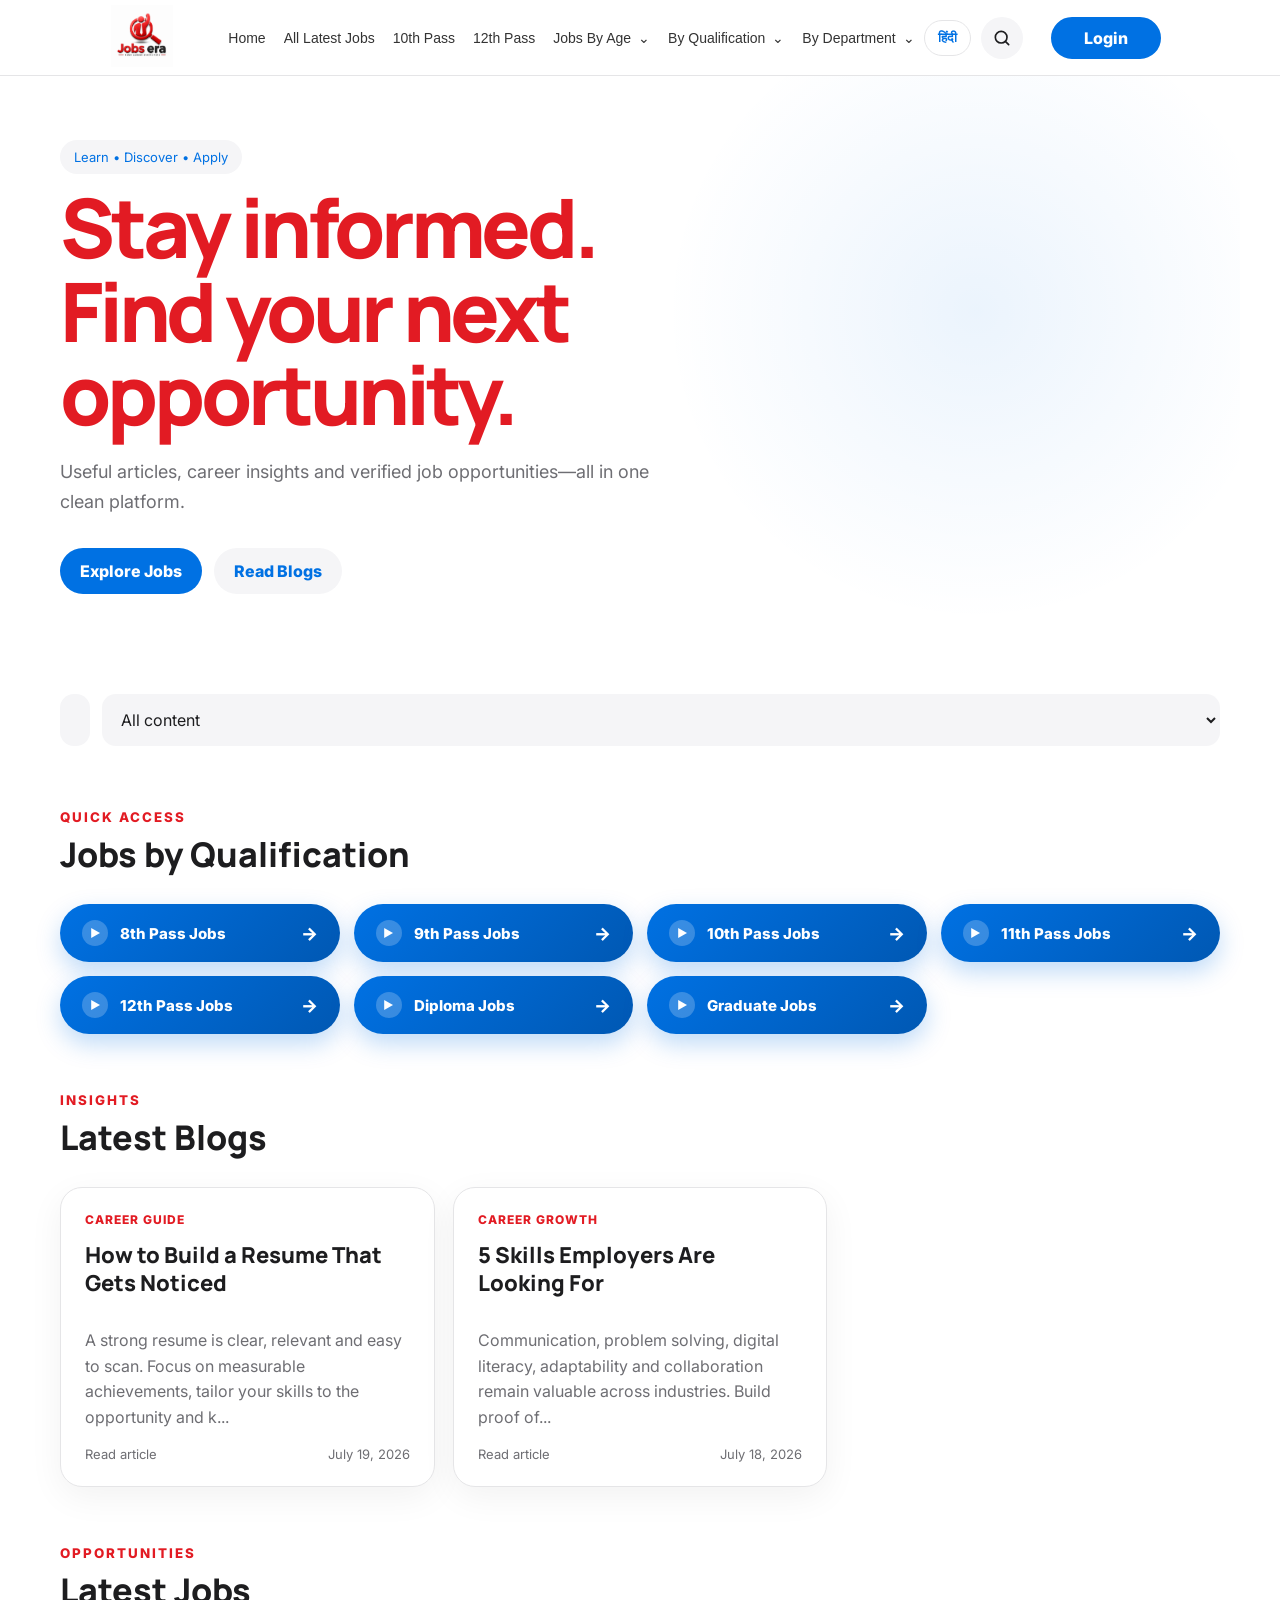
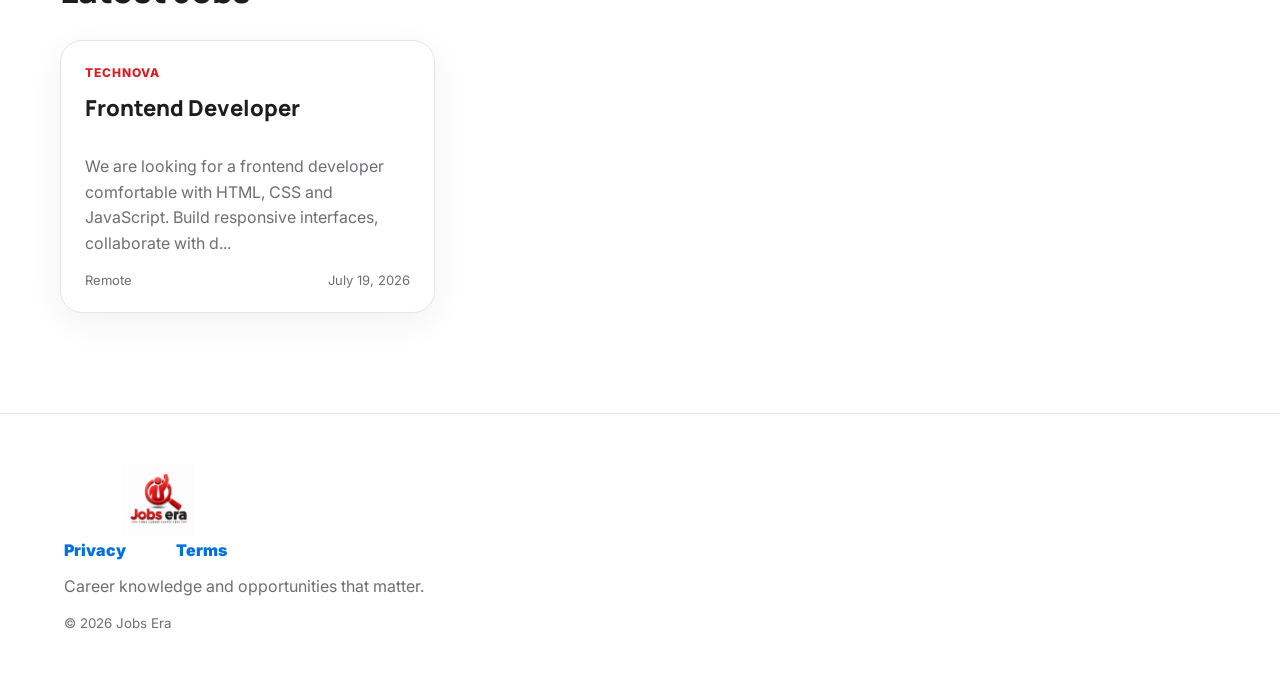
<file: index.html>
<!doctype html>
<html lang="en"><head><meta charset="UTF-8"><meta name="viewport" content="width=device-width,initial-scale=1">
<title>Jobs Era — Blogs & Jobs</title><meta name="description" content="Jobs Era helps you discover career insights, useful blogs and the latest job opportunities."><meta name="robots" content="index,follow"><meta property="og:type" content="website"><meta property="og:site_name" content="Jobs Era"><meta property="og:title" content="Jobs Era — Your Career Starts Here"><meta property="og:description" content="Discover jobs, career insights and helpful articles on Jobs Era."><meta property="og:image" content="assets/jobs-era-logo.png"><meta name="twitter:card" content="summary_large_image"><link rel="stylesheet" href="css/style.css"></head>
<link rel="icon" href="assets/jobs-era-logo.png">
<body>
<header><a class="brandLogo" href="index.html"><img src="assets/jobs-era-logo.png" alt="Jobs Era"></a><nav class="mainNav"><a href="index.html" data-en="Home" data-hi="होम">Home</a><a href="index.html#jobs" data-en="All Latest Jobs" data-hi="सभी नवीनतम नौकरियां">All Latest Jobs</a><a href="index.html#jobs" data-jobfilter="10th" data-en="10th Pass" data-hi="10वीं पास">10th Pass</a><a href="index.html#jobs" data-jobfilter="12th" data-en="12th Pass" data-hi="12वीं पास">12th Pass</a><div class="navDrop"><button data-en="Jobs By Age" data-hi="आयु के अनुसार">Jobs By Age</button><div class="dropMenu"><a href="index.html#jobs" data-jobfilter="18-25">18–25 Years</a><a href="index.html#jobs" data-jobfilter="26-35">26–35 Years</a><a href="index.html#jobs" data-jobfilter="36+">36+ Years</a></div></div><div class="navDrop"><button data-en="By Qualification" data-hi="योग्यता के अनुसार">By Qualification</button><div class="dropMenu"><a href="index.html#jobs" data-jobfilter="10th">10th Pass</a><a href="index.html#jobs" data-jobfilter="12th">12th Pass</a><a href="index.html#jobs" data-jobfilter="Diploma">Diploma</a><a href="index.html#jobs" data-jobfilter="Graduate">Graduate</a></div></div><div class="navDrop"><button data-en="By Department" data-hi="विभाग के अनुसार">By Department</button><div class="dropMenu"><a href="index.html#jobs" data-jobfilter="Government">Government</a><a href="index.html#jobs" data-jobfilter="Banking">Banking</a><a href="index.html#jobs" data-jobfilter="Railway">Railway</a><a href="index.html#jobs" data-jobfilter="Technology">Technology</a></div></div></nav><button class="hamburger" id="hamburger" aria-label="Toggle menu" aria-expanded="false"><span></span><span></span><span></span></button><div class="navActions"><button id="languageSwitch" class="langSwitch">हिंदी</button><div class="navSearch"><button id="searchToggle" class="searchIcon" aria-label="Open search"><svg viewBox="0 0 24 24"><circle cx="11" cy="11" r="7"></circle><path d="m20 20-4-4"></path></svg></button><div id="navSearchBox" class="navSearchBox"><input id="navSearchInput" placeholder="Search Jobs Era..." autocomplete="off"><div id="navSearchResults" class="navSearchResults"></div></div></div><div id="authNav"></div></div></header>
<section class="hero"><div><span class="pill" id="cmsHeroPill">Learn • Discover • Apply</span><h1><span id="cmsHeroTitle">Stay informed.</span><br><span id="cmsHeroAccent">Find your next opportunity.</span></h1><p id="cmsHeroDescription">Useful articles, career insights and verified job opportunities—all in one clean platform.</p><div class="actions"><a class="btn" id="cmsPrimaryButton" href="#jobs">Explore Jobs</a><a class="btn ghost" id="cmsSecondaryButton" href="#blogs">Read Blogs</a></div></div></section>
<main>
<section class="toolbar"><input id="search" placeholder="Search blogs or jobs..."><select id="filter"><option value="all">All content</option><option value="blog">Blogs</option><option value="job">Jobs</option></select></section>
<section id="qualJobs" class="qualStrip"><div class="sectionHead"><div><small>QUICK ACCESS</small><h2>Jobs by Qualification</h2></div></div><div class="qualGrid">
<a class="qualPill" href="index.html#jobs" data-jobfilter="8th"><span class="qualLeft"><span class="qualPlay">▶</span>8th Pass Jobs</span><span class="qualArrow">→</span></a>
<a class="qualPill" href="index.html#jobs" data-jobfilter="9th"><span class="qualLeft"><span class="qualPlay">▶</span>9th Pass Jobs</span><span class="qualArrow">→</span></a>
<a class="qualPill" href="index.html#jobs" data-jobfilter="10th"><span class="qualLeft"><span class="qualPlay">▶</span>10th Pass Jobs</span><span class="qualArrow">→</span></a>
<a class="qualPill" href="index.html#jobs" data-jobfilter="11th"><span class="qualLeft"><span class="qualPlay">▶</span>11th Pass Jobs</span><span class="qualArrow">→</span></a>
<a class="qualPill" href="index.html#jobs" data-jobfilter="12th"><span class="qualLeft"><span class="qualPlay">▶</span>12th Pass Jobs</span><span class="qualArrow">→</span></a>
<a class="qualPill" href="index.html#jobs" data-jobfilter="Diploma"><span class="qualLeft"><span class="qualPlay">▶</span>Diploma Jobs</span><span class="qualArrow">→</span></a>
<a class="qualPill" href="index.html#jobs" data-jobfilter="Graduate"><span class="qualLeft"><span class="qualPlay">▶</span>Graduate Jobs</span><span class="qualArrow">→</span></a>
</div></section>
<section id="blogs"><div class="sectionHead"><div><small id="cmsBlogEyebrow">INSIGHTS</small><h2 id="cmsBlogHeading">Latest Blogs</h2></div></div><div id="blogGrid" class="grid"></div></section>
<section id="jobs"><div class="sectionHead"><div><small id="cmsJobEyebrow">OPPORTUNITIES</small><h2 id="cmsJobHeading">Latest Jobs</h2></div></div><div id="jobGrid" class="grid"></div></section>
</main>
<div id="google_translate_element" style="display:none;"></div>
<script>
function googleTranslateElementInit() {
    new google.translate.TranslateElement({
        pageLanguage: 'en',
        includedLanguages: 'en,hi',
        autoDisplay: false
    }, 'google_translate_element');
}
</script>
<script src="//translate.google.com/translate_a/element.js?cb=googleTranslateElementInit"></script>
<footer><div class="footerBrand"><img src="assets/jobs-era-logo.png" alt="Jobs Era"></div><a href="privacy.html" target="_blank" rel="noopener noreferrer" style="font-weight: 900;">Privacy</a><a href="terms.html" target="_blank" rel="noopener noreferrer" style="margin-left: 50px; font-weight: 900;">Terms</a><p id="cmsFooterText">Career knowledge and opportunities that matter.</p><small>© 2026 Jobs Era</small></footer>
<script>
const hamburger = document.getElementById('hamburger');
const mainNav = document.querySelector('.mainNav');

if(hamburger && mainNav){

    hamburger.addEventListener('click', () => {

        const isOpen = hamburger.classList.toggle('active');

        mainNav.classList.toggle('mobileOpen', isOpen);

        hamburger.setAttribute('aria-expanded', isOpen);

    });

    mainNav.addEventListener('click', (event) => {

        if(event.target.closest('a')){

            hamburger.classList.remove('active');

            mainNav.classList.remove('mobileOpen');

            hamburger.setAttribute('aria-expanded', 'false');

        }

    });

}
</script>
<script src="js/app.js"></script>
<script>
/* Blur + "Watch Ad to Continue" gate for job/blog reading pages.
   Works with any post rendered into an element with class "postArticle"
   containing a ".content" block (matches the existing CSS in style.css),
   whether that markup is on the page at load or injected later by app.js. */
(function(){
  function buildGate(article){
    if(article.dataset.adGated) return;
    var content = article.querySelector('.content');
    if(!content) return;
    article.dataset.adGated = '1';
    content.classList.add('gatedContent');
    var overlay = document.createElement('div');
    overlay.className = 'adGateOverlay';
    overlay.innerHTML =
      '<span class="adGateBadge">Continue Reading</span>' +
      '<p>Watch a short ad to unlock the rest of this article</p>' +
      '<button type="button" class="watchAdBtn">▶ Watch Ad to Continue</button>';
    article.appendChild(overlay);
    overlay.querySelector('.watchAdBtn').addEventListener('click', function(){
      var btn = this;
      btn.disabled = true;
      var secs = 5;
      btn.textContent = 'Loading ad… ' + secs + 's';
      var timer = setInterval(function(){
        secs -= 1;
        if(secs <= 0){
          clearInterval(timer);
          content.classList.remove('gatedContent');
          overlay.remove();
        }else{
          btn.textContent = 'Loading ad… ' + secs + 's';
        }
      }, 1000);
    });
  }
  function scanForArticles(){
    document.querySelectorAll('.postArticle').forEach(buildGate);
  }
  scanForArticles();
  new MutationObserver(scanForArticles).observe(document.body, {childList:true, subtree:true});
})();
</script>
</body></html>
</file>
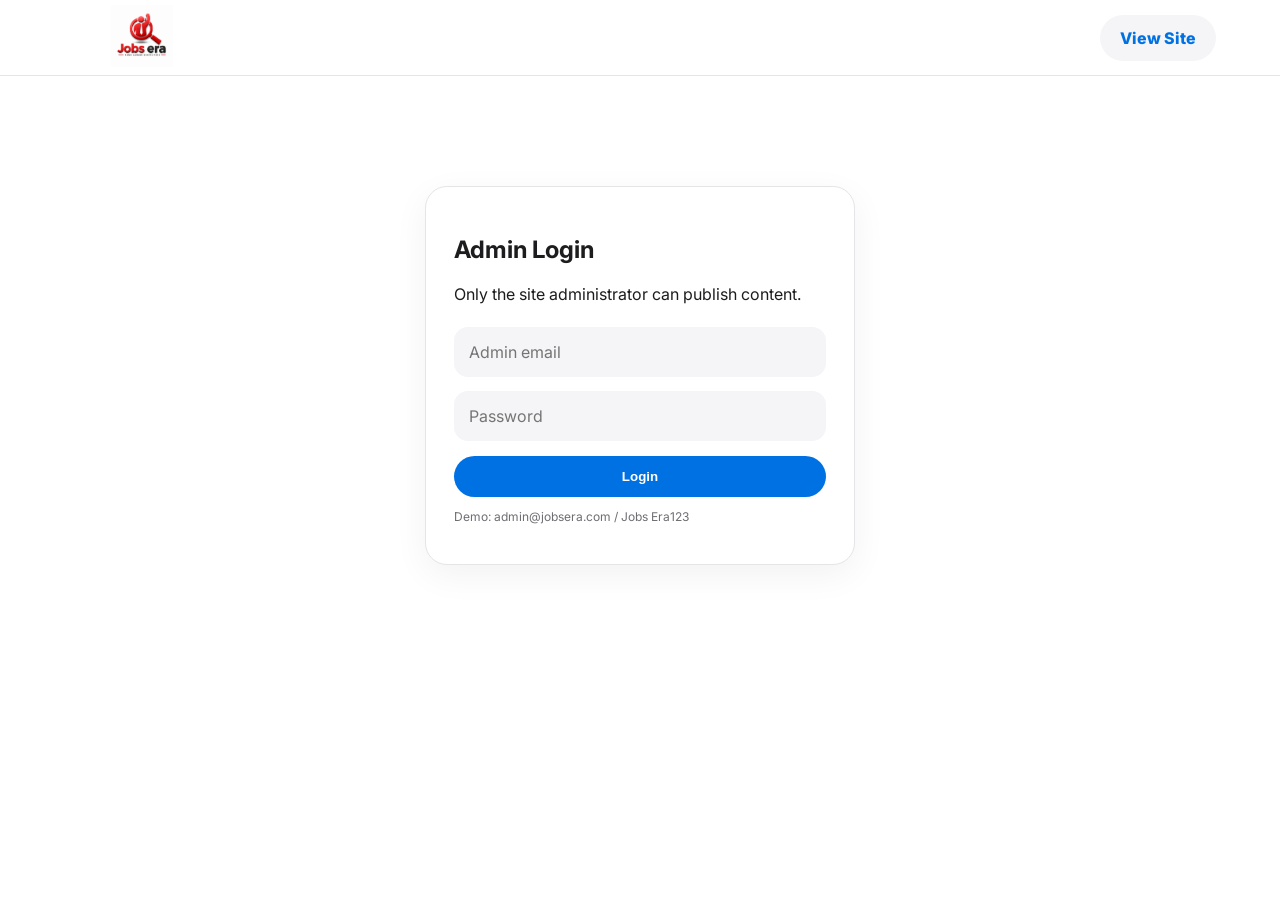
<file: admin.html>
<!doctype html>
<html lang="en"><head><meta charset="UTF-8"><meta name="viewport" content="width=device-width,initial-scale=1"><title>Jobs Era Admin</title><meta name="robots" content="noindex,nofollow"><link rel="stylesheet" href="css/style.css"></head>
<body class="adminBody"><header><a class="brandLogo" href="index.html"><img src="assets/jobs-era-logo.png" alt="Jobs Era"></a><a class="btn ghost" href="index.html">View Site</a></header>
<main class="adminWrap">
<section id="loginBox" class="panel login"><h1>Admin Login</h1><p>Only the site administrator can publish content.</p><input id="email" type="email" placeholder="Admin email"><input id="password" type="password" placeholder="Password"><button class="btn" id="loginBtn">Login</button><p class="hint">Demo: admin@jobsera.com / Jobs Era123</p></section>
<section id="dashboard" class="hidden">
<div class="adminTitle"><div><small>CONTROL CENTER</small><h1>Content Dashboard</h1></div><button id="logout" class="btn danger">Logout</button></div>
<div class="stats"><div><b id="blogCount">0</b><span>Blogs</span></div><div><b id="jobCount">0</b><span>Jobs</span></div><button class="commentStat" id="openComments"><b id="commentCount">0</b><span>Comments</span><small>Click to read →</small></button></div>

<div class="panel siteEditor">
<h2>Website Editor</h2>
<p class="hint">Edit homepage text and appearance. Changes are saved in this browser.</p>
<div class="editorTabs">
<button type="button" class="editorTab active" data-editor-tab="content">Content</button>
<button type="button" class="editorTab" data-editor-tab="appearance">Appearance</button>
</div>
<div class="editorPane" data-editor-pane="content">
<label>Hero badge<input id="editHeroPill"></label>
<label>Hero heading<input id="editHeroTitle"></label>
<label>Highlighted heading<input id="editHeroAccent"></label>
<label>Hero description<textarea id="editHeroDescription"></textarea></label>
<div class="editorTwo"><label>Primary button<input id="editPrimaryButtonText"></label><label>Secondary button<input id="editSecondaryButtonText"></label></div>
<div class="editorTwo"><label>Blogs label<input id="editBlogEyebrow"></label><label>Blogs heading<input id="editBlogHeading"></label></div>
<div class="editorTwo"><label>Jobs label<input id="editJobEyebrow"></label><label>Jobs heading<input id="editJobHeading"></label></div>
<label>Footer text<input id="editFooterText"></label>
</div>
<div class="editorPane hidden" data-editor-pane="appearance">
<div class="colorGrid">
<label>Website background<input type="color" id="editBgColor"></label>
<label>Text color<input type="color" id="editTextColor"></label>
<label>Primary color<input type="color" id="editPrimaryColor"></label>
<label>Accent color<input type="color" id="editAccentColor"></label>
<label>Primary button<input type="color" id="editPrimaryButtonColor"></label>
<label>Secondary button<input type="color" id="editSecondaryButtonColor"></label>
<label>Login button<input type="color" id="editLoginButtonColor"></label>
<label>Language button<input type="color" id="editLanguageButtonColor"></label>
</div>
</div>
<div class="editorActions"><button type="button" class="btn" id="saveSiteSettings">Save Website</button><button type="button" class="btn ghost" id="resetSiteSettings">Reset</button></div>
</div>


<div class="panel cmsOperations">
<h2>Blog Operations</h2>
<p class="hint">Manage publishing, SEO, navigation, announcements, backups and users without editing code.</p>
<div class="opsTabs">
<button type="button" class="opsTab active" data-ops-tab="publishing">Publishing</button>
<button type="button" class="opsTab" data-ops-tab="seo">SEO & Site</button>
<button type="button" class="opsTab" data-ops-tab="navigation">Navigation</button>
<button type="button" class="opsTab" data-ops-tab="legal">Legal Pages</button>
<button type="button" class="opsTab" data-ops-tab="backup">Data & Users</button>
</div>

<div class="opsPane" data-ops-pane="publishing">
<div class="editorTwo">
<label>Default author<input id="cmsDefaultAuthor" placeholder="Jobs Era Team"></label>
<label>Posts per page<input id="cmsPostsPerPage" type="number" min="1" max="100"></label>
</div>
<div class="editorTwo">
<label>Default post status<select id="cmsDefaultStatus"><option value="published">Published</option><option value="draft">Draft</option></select></label>
<label>Allow comments<select id="cmsAllowComments"><option value="yes">Yes</option><option value="no">No</option></select></label>
</div>
<label>Announcement bar text<input id="cmsAnnouncement" placeholder="Important update..."></label>
<div class="editorTwo">
<label>Announcement link<input id="cmsAnnouncementLink" placeholder="https://..."></label>
<label>Announcement status<select id="cmsAnnouncementEnabled"><option value="no">Hidden</option><option value="yes">Visible</option></select></label>
</div>
</div>

<div class="opsPane hidden" data-ops-pane="seo">
<label>Site title<input id="cmsSiteTitle" placeholder="Jobs Era"></label>
<label>Site description<textarea id="cmsSiteDescription" placeholder="Short description for search engines"></textarea></label>
<div class="editorTwo">
<label>Contact email<input id="cmsContactEmail" type="email" placeholder="hello@example.com"></label>
<label>Copyright text<input id="cmsCopyright" placeholder="© 2026 Jobs Era"></label>
</div>
<div class="editorTwo">
<label>Facebook URL<input id="cmsFacebook" placeholder="https://..."></label>
<label>Instagram URL<input id="cmsInstagram" placeholder="https://..."></label>
</div>
<div class="editorTwo">
<label>LinkedIn URL<input id="cmsLinkedin" placeholder="https://..."></label>
<label>YouTube URL<input id="cmsYoutube" placeholder="https://..."></label>
</div>
</div>

<div class="opsPane hidden" data-ops-pane="navigation">
<p class="hint">One menu item per line in the format: Label | URL</p>
<label>Header menu<textarea id="cmsHeaderMenu" placeholder="Home | index.html&#10;Blogs | #blogs&#10;Jobs | #jobs"></textarea></label>
<label>Footer links<textarea id="cmsFooterLinks" placeholder="About | about.html&#10;Privacy | privacy.html"></textarea></label>
<div class="editorActions"><button type="button" class="btn" id="saveOperations">Save Operations</button></div>
</div>


<div class="opsPane hidden" data-ops-pane="legal">
<h3>Terms &amp; Conditions</h3>
<p class="hint">Edit the public Terms &amp; Conditions page. Plain text and line breaks are supported.</p>
<label>Page title<input id="cmsTermsTitle" placeholder="Terms & Conditions"></label>
<label>Terms content<textarea id="cmsTermsContent" class="legalEditor" placeholder="Write your Terms & Conditions..."></textarea></label>

<h3 class="legalSectionHeading">Privacy Policy</h3>
<p class="hint">Edit the public Privacy Policy page.</p>
<label>Page title<input id="cmsPrivacyTitle" placeholder="Privacy Policy"></label>
<label>Privacy content<textarea id="cmsPrivacyContent" class="legalEditor" placeholder="Write your Privacy Policy..."></textarea></label>
<div class="editorActions"><button type="button" class="btn" id="saveLegalPages">Save Legal Pages</button></div>
</div>

<div class="opsPane hidden" data-ops-pane="backup">
<div class="dataActions">
<button type="button" class="btn" id="exportCmsData">Export Website Data</button>
<label class="btn ghost importLabel">Import Website Data<input type="file" id="importCmsData" accept=".json"></label>
<button type="button" class="btn ghost" id="clearDrafts">Delete All Drafts</button>
</div>
<h3>Registered Users</h3>
<div id="adminUsers"></div>
</div>
</div>

<div class="adminGrid">
<form id="contentForm" class="panel"><h2>Create a post</h2>
<select id="type"><option value="blog">Blog</option><option value="job">Job</option></select>
<input id="title" required placeholder="Title / Job role">
<input id="slug" placeholder="URL slug (optional)">
<input id="meta" placeholder="Category or Company">
<div class="editorTwo"><input id="author" placeholder="Author"><select id="status"><option value="published">Published</option><option value="draft">Draft</option></select></div>
<input id="featuredImage" placeholder="Featured image URL">
<input id="tags" placeholder="Tags, separated by commas">
<input id="location" placeholder="Location (for jobs)">
<input id="link" placeholder="Application link (for jobs)">
<textarea id="excerpt" placeholder="Short excerpt / summary"></textarea>
<textarea id="description" required placeholder="Write the complete content..."></textarea>
<div class="editorTwo"><input id="seoTitle" placeholder="SEO title"><input id="seoDescription" placeholder="SEO description"></div>
<label class="checkRow"><input id="featured" type="checkbox"> Feature this post</label>
<button class="btn" type="submit">Publish Now</button></form>
<div class="panel"><h2>Published Content</h2><p class="hint">Use Edit to update any published blog or job.</p><div id="adminPosts"></div></div>
</div></section><section id="commentsPage" class="hidden"><div class="adminTitle"><div><small>COMMUNITY</small><h1>All Comments</h1></div><button id="backDashboard" class="btn ghost">← Dashboard</button></div><div class="panel"><div id="allComments"></div></div></section></main><script src="js/app.js"></script></body></html>
</file>
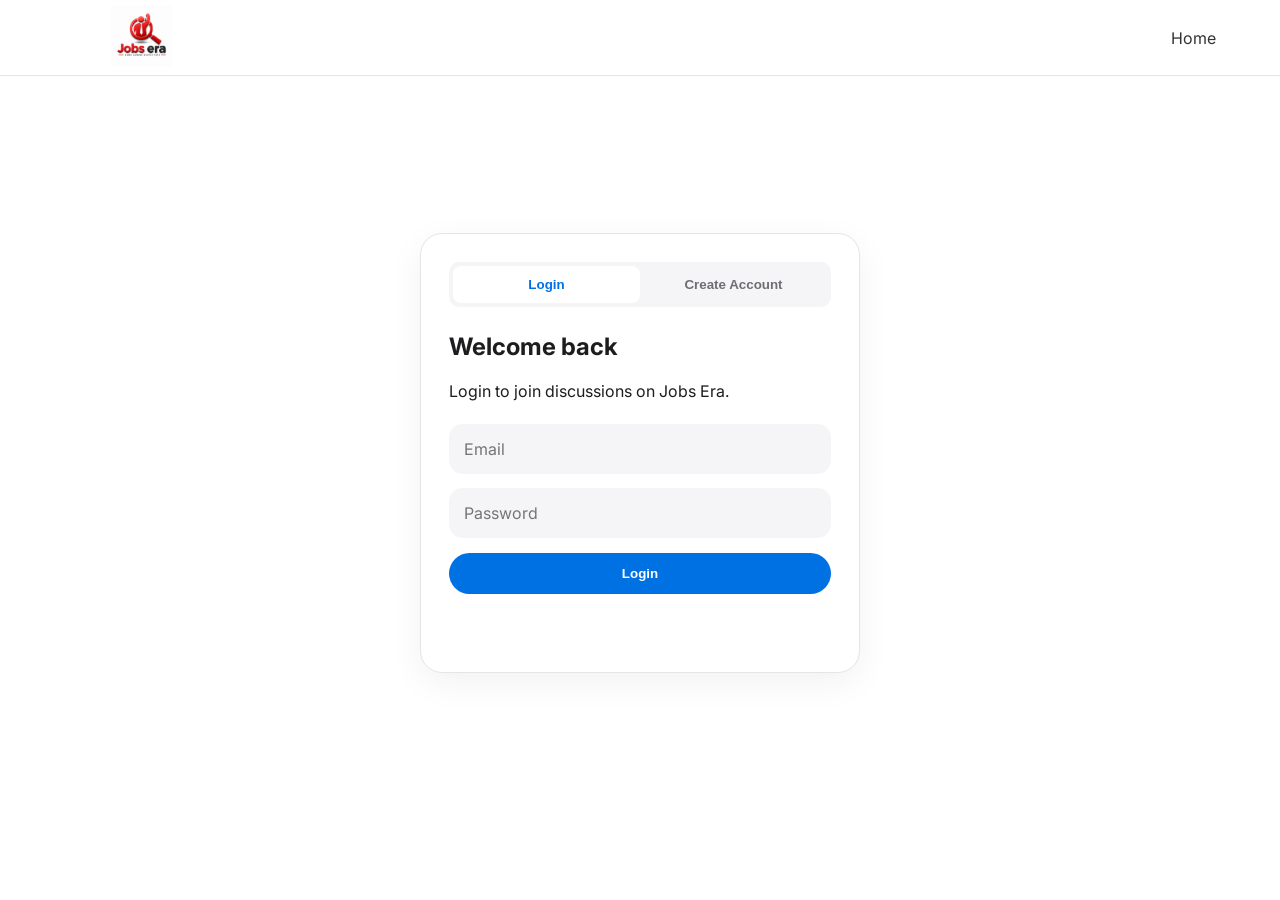
<file: login.html>
<!doctype html>
<html lang="en"><head><meta charset="UTF-8"><meta name="viewport" content="width=device-width,initial-scale=1">
<title>Login — Jobs Era</title><meta name="robots" content="noindex,nofollow"><link rel="stylesheet" href="css/style.css"></head>
<body><header><a class="brandLogo" href="index.html"><img src="assets/jobs-era-logo.png" alt="Jobs Era"></a><nav><a href="index.html">Home</a></nav></header>
<main class="authPage"><section class="panel authBox">
<div class="authTabs"><button id="loginTab" class="active">Login</button><button id="signupTab">Create Account</button></div>
<form id="userLogin"><h1>Welcome back</h1><p>Login to join discussions on Jobs Era.</p><input id="loginEmail" type="email" required placeholder="Email"><input id="loginPassword" type="password" required placeholder="Password"><button class="btn">Login</button></form>
<form id="userSignup" class="hidden"><h1>Create account</h1><p>Your name will automatically appear with your comments.</p><input id="signupName" required placeholder="Full name"><input id="signupEmail" type="email" required placeholder="Email"><input id="signupPassword" type="password" minlength="6" required placeholder="Password (minimum 6 characters)"><button class="btn">Create Account</button></form>
<p id="authMessage" class="authMessage"></p></section></main><script src="js/app.js"></script></body></html>
</file>
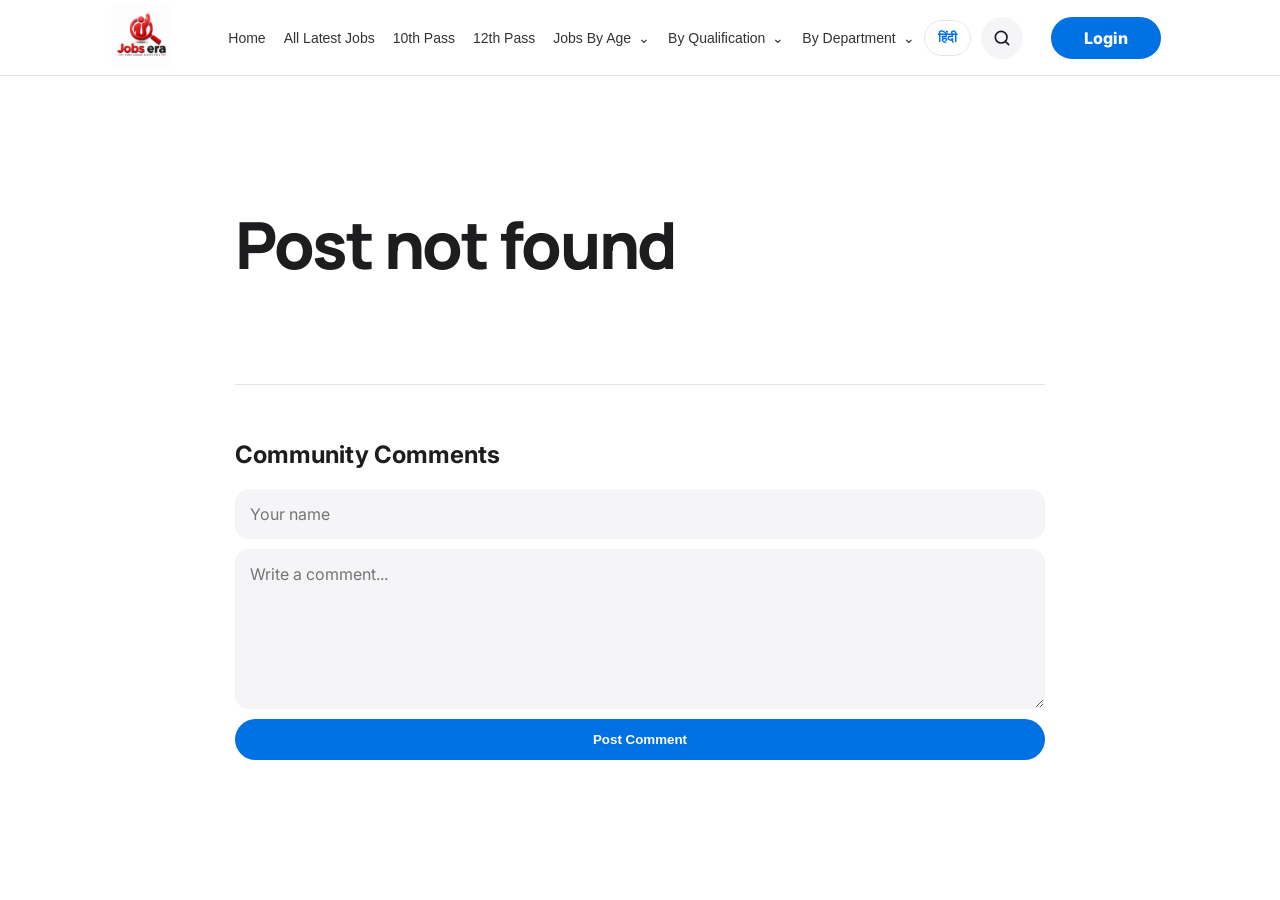
<file: post.html>
<!doctype html>
<html lang="en"><head><meta charset="UTF-8"><meta name="viewport" content="width=device-width,initial-scale=1"><title>Jobs Era Post</title><meta name="description" content="Jobs Era helps you discover career insights, useful blogs and the latest job opportunities."><meta name="robots" content="index,follow"><meta property="og:type" content="website"><meta property="og:site_name" content="Jobs Era"><meta property="og:title" content="Jobs Era — Your Career Starts Here"><meta property="og:description" content="Discover jobs, career insights and helpful articles on Jobs Era."><meta property="og:image" content="assets/jobs-era-logo.png"><meta name="twitter:card" content="summary_large_image"><link rel="stylesheet" href="css/style.css"></head>
<body><header><a class="brandLogo" href="index.html"><img src="assets/jobs-era-logo.png" alt="Jobs Era"></a><nav class="mainNav"><a href="index.html" data-en="Home" data-hi="होम">Home</a><a href="index.html#jobs" data-en="All Latest Jobs" data-hi="सभी नवीनतम नौकरियां">All Latest Jobs</a><a href="index.html#jobs" data-jobfilter="10th" data-en="10th Pass" data-hi="10वीं पास">10th Pass</a><a href="index.html#jobs" data-jobfilter="12th" data-en="12th Pass" data-hi="12वीं पास">12th Pass</a><div class="navDrop"><button data-en="Jobs By Age" data-hi="आयु के अनुसार">Jobs By Age</button><div class="dropMenu"><a href="index.html#jobs" data-jobfilter="18-25">18–25 Years</a><a href="index.html#jobs" data-jobfilter="26-35">26–35 Years</a><a href="index.html#jobs" data-jobfilter="36+">36+ Years</a></div></div><div class="navDrop"><button data-en="By Qualification" data-hi="योग्यता के अनुसार">By Qualification</button><div class="dropMenu"><a href="index.html#jobs" data-jobfilter="10th">10th Pass</a><a href="index.html#jobs" data-jobfilter="12th">12th Pass</a><a href="index.html#jobs" data-jobfilter="Diploma">Diploma</a><a href="index.html#jobs" data-jobfilter="Graduate">Graduate</a></div></div><div class="navDrop"><button data-en="By Department" data-hi="विभाग के अनुसार">By Department</button><div class="dropMenu"><a href="index.html#jobs" data-jobfilter="Government">Government</a><a href="index.html#jobs" data-jobfilter="Banking">Banking</a><a href="index.html#jobs" data-jobfilter="Railway">Railway</a><a href="index.html#jobs" data-jobfilter="Technology">Technology</a></div></div></nav><div class="navActions"><button id="languageSwitch" class="langSwitch">हिंदी</button><div class="navSearch"><button id="searchToggle" class="searchIcon" aria-label="Open search"><svg viewBox="0 0 24 24"><circle cx="11" cy="11" r="7"></circle><path d="m20 20-4-4"></path></svg></button><div id="navSearchBox" class="navSearchBox"><input id="navSearchInput" placeholder="Search Jobs Era..." autocomplete="off"><div id="navSearchResults" class="navSearchResults"></div></div></div><div id="authNav"></div></div></header>
<main class="postPage"><article id="postDetail" class="postArticle"></article><section class="comments"><h2>Community Comments</h2><form id="commentForm"><input id="commentName" required placeholder="Your name"><textarea id="commentText" required placeholder="Write a comment..."></textarea><button class="btn">Post Comment</button></form><div id="commentList"></div></section></main>
<script src="js/app.js"></script></body></html>
</file>
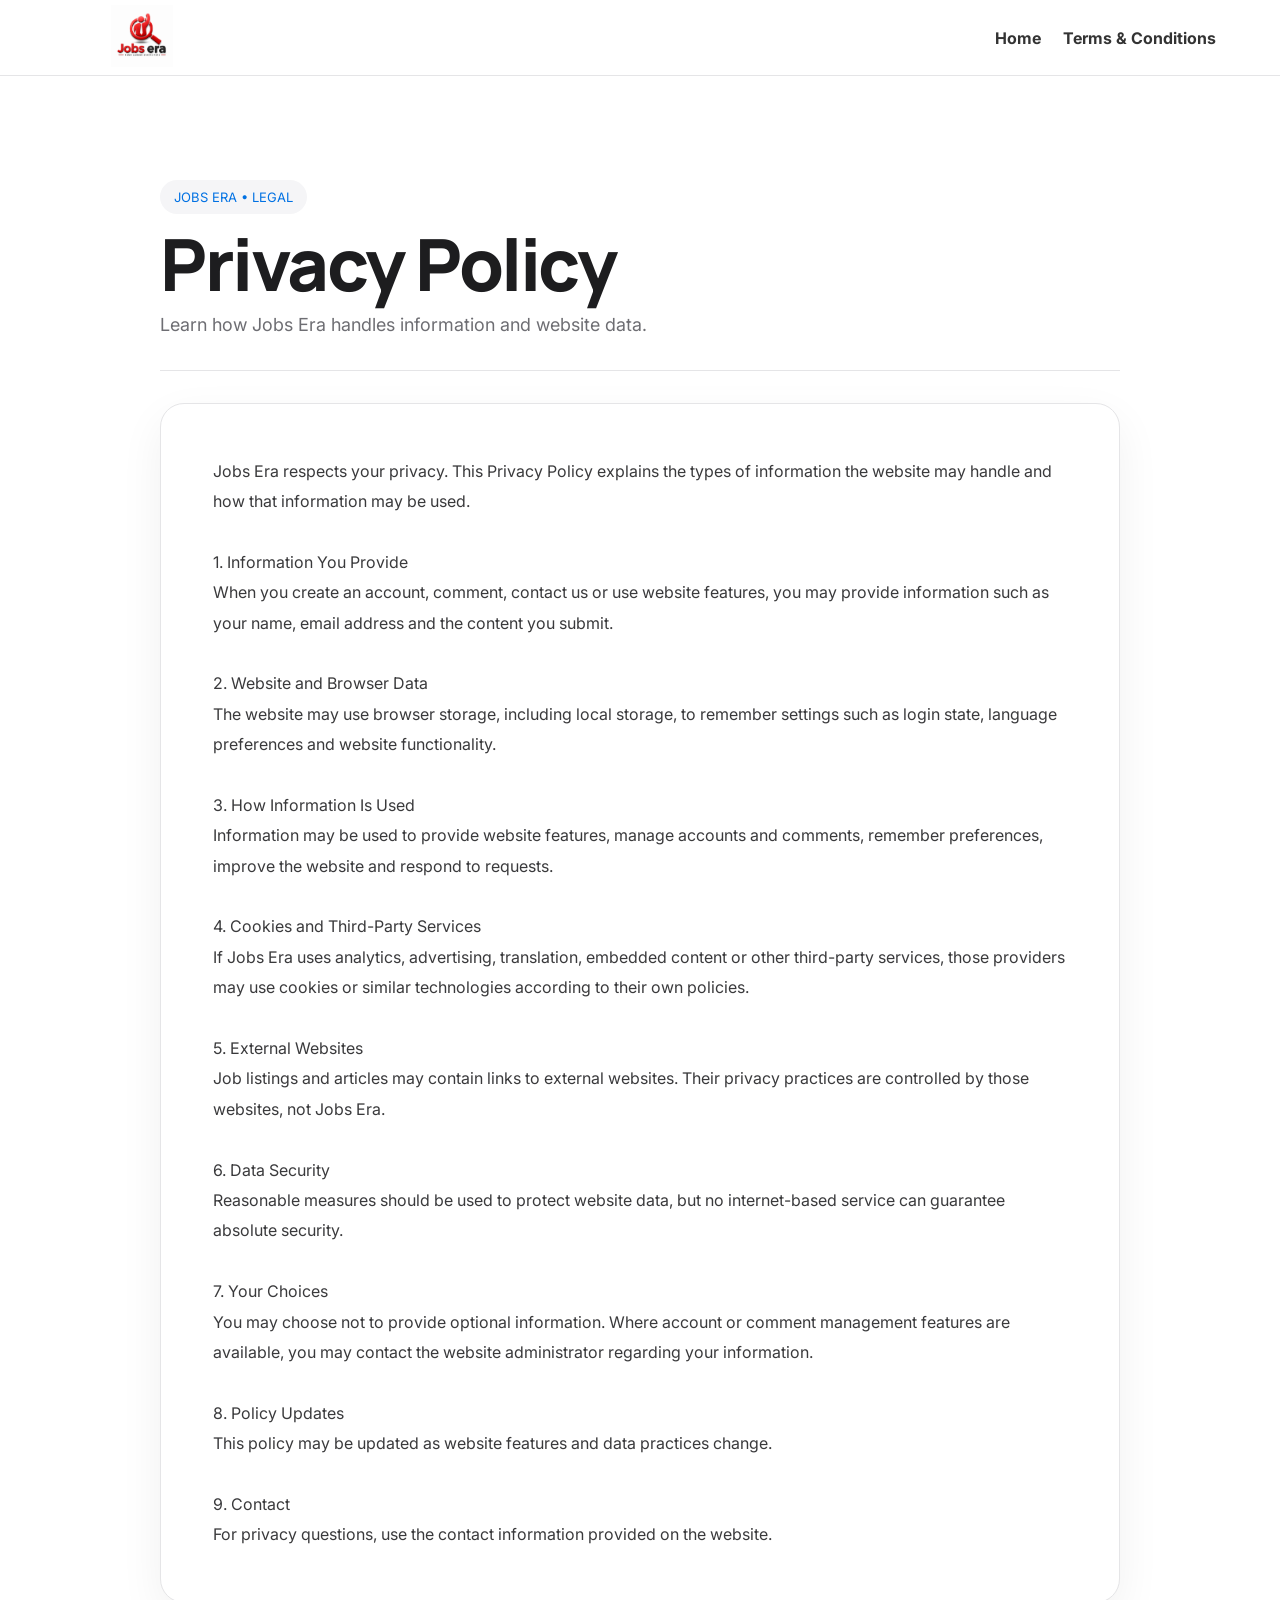
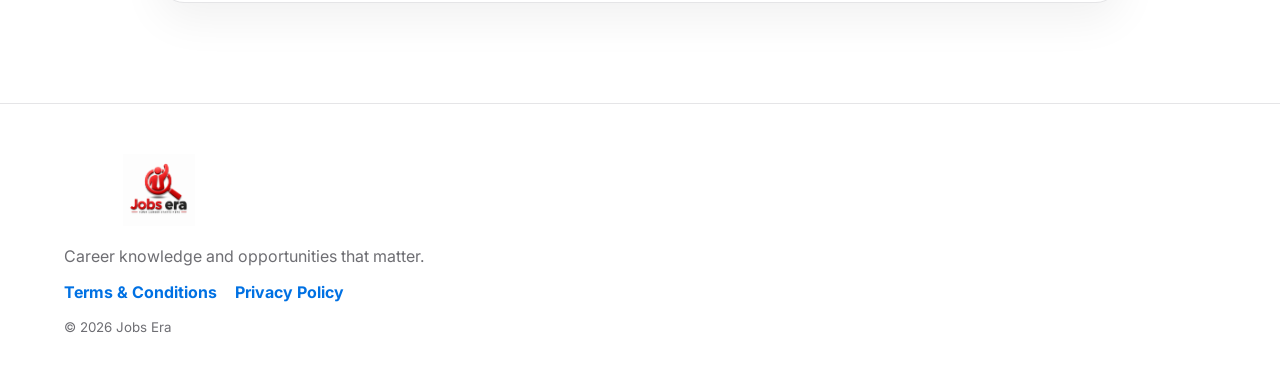
<file: privacy.html>
<!doctype html>
<html lang="en">
<head>
<meta charset="UTF-8">
<meta name="viewport" content="width=device-width,initial-scale=1">
<title>Privacy Policy — Jobs Era</title>
<meta name="description" content="Privacy Policy for Jobs Era.">
<link rel="stylesheet" href="css/style.css">
<link rel="icon" href="assets/jobs-era-logo.png">
</head>
<body>
<header><a class="brandLogo" href="index.html"><img src="assets/jobs-era-logo.png" alt="Jobs Era"></a><nav class="legalNav"><a href="index.html">Home</a><a href="terms.html">Terms & Conditions</a></nav></header>
<main id="policyPage" class="legalPage" data-policy="privacy">
<section class="legalHero"><span class="pill">JOBS ERA • LEGAL</span><h1 id="policyTitle">Privacy Policy</h1><p>Learn how Jobs Era handles information and website data.</p></section>
<article class="legalCard"><div id="policyContent" class="legalContent"></div></article>
</main>
<footer><div class="footerBrand"><img src="assets/jobs-era-logo.png" alt="Jobs Era"></div><p>Career knowledge and opportunities that matter.</p><div class="legalFooterLinks"><a href="terms.html">Terms & Conditions</a><a href="privacy.html">Privacy Policy</a></div><small>© 2026 Jobs Era</small></footer>
<script src="js/app.js"></script>
</body></html>
</file>
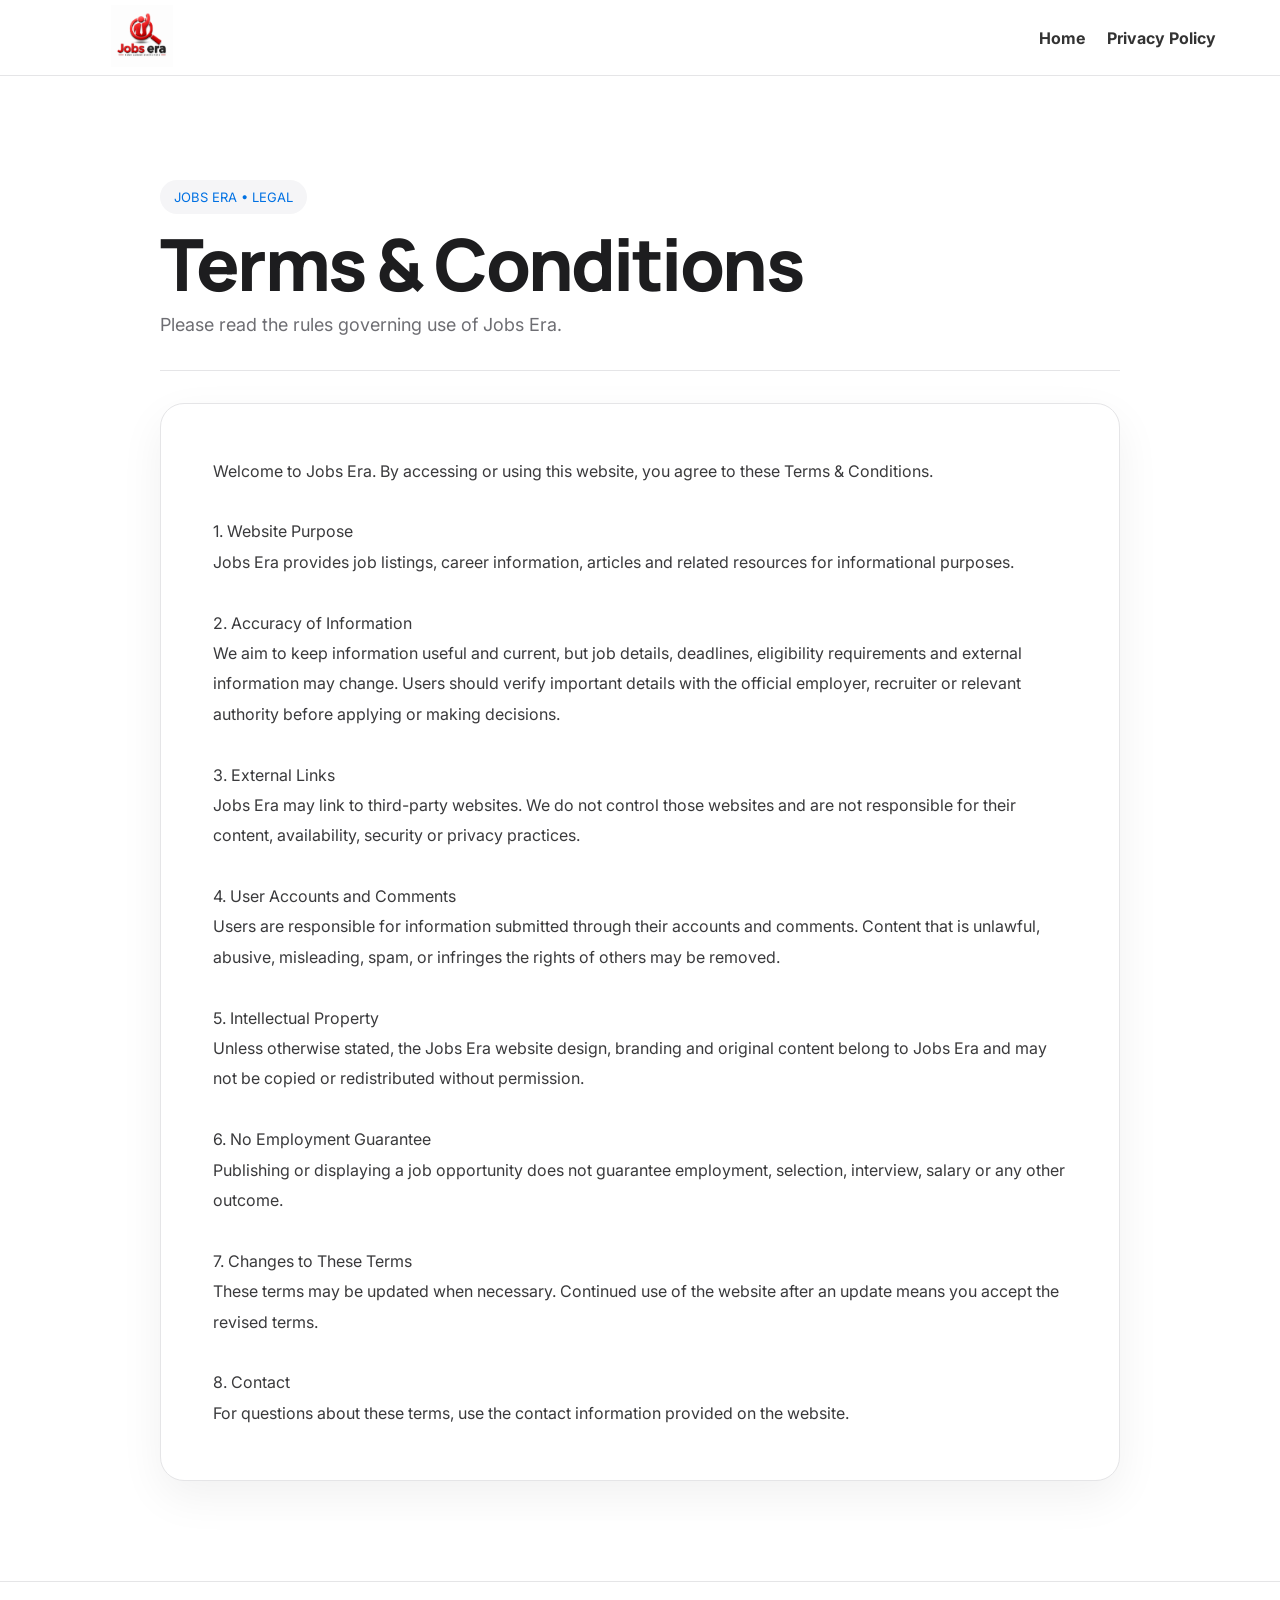
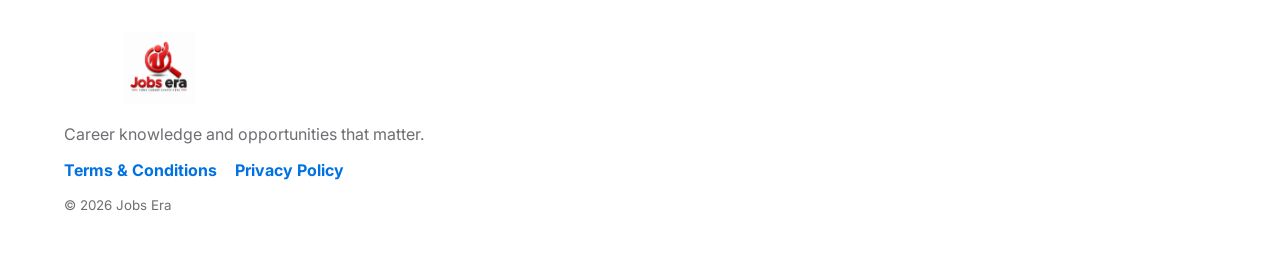
<file: terms.html>
<!doctype html>
<html lang="en">
<head>
<meta charset="UTF-8">
<meta name="viewport" content="width=device-width,initial-scale=1">
<title>Terms & Conditions — Jobs Era</title>
<meta name="description" content="Terms and Conditions for Jobs Era.">
<link rel="stylesheet" href="css/style.css">
<link rel="icon" href="assets/jobs-era-logo.png">
</head>
<body>
<header><a class="brandLogo" href="index.html"><img src="assets/jobs-era-logo.png" alt="Jobs Era"></a><nav class="legalNav"><a href="index.html">Home</a><a href="privacy.html">Privacy Policy</a></nav></header>
<main id="policyPage" class="legalPage" data-policy="terms">
<section class="legalHero"><span class="pill">JOBS ERA • LEGAL</span><h1 id="policyTitle">Terms & Conditions</h1><p>Please read the rules governing use of Jobs Era.</p></section>
<article class="legalCard"><div id="policyContent" class="legalContent"></div></article>
</main>
<footer><div class="footerBrand"><img src="assets/jobs-era-logo.png" alt="Jobs Era"></div><p>Career knowledge and opportunities that matter.</p><div class="legalFooterLinks"><a href="terms.html">Terms & Conditions</a><a href="privacy.html">Privacy Policy</a></div><small>© 2026 Jobs Era</small></footer>
<script src="js/app.js"></script>
</body></html>
</file>
<file: css/style.css>
@import url('https://fonts.googleapis.com/css2?family=Inter:wght@400;500;600;700;800&family=Manrope:wght@700;800&display=swap');
:root{--bg:#07110e;--card:#0d1b17;--card2:#10231d;--text:#edf8f3;--muted:#91a9a0;--green:#37e68c;--line:#1c332b;--danger:#ff6464}
*{box-sizing:border-box}html{scroll-behavior:smooth}body{margin:0;background:var(--bg);color:var(--text);font-family:Inter,Arial,sans-serif}a{color:inherit;text-decoration:none}header{height:76px;display:flex;align-items:center;justify-content:space-between;padding:0 max(5%,calc((100% - 1200px)/2));border-bottom:1px solid var(--line);position:sticky;top:0;background:rgba(7,17,14,.92);backdrop-filter:blur(16px);z-index:20}.logo{font:800 24px Manrope}.logo span,.hero h1 span,.sectionHead small,.adminTitle small{color:var(--green)}nav{display:flex;gap:28px;color:var(--muted)}nav a:hover{color:var(--green)}
.hero{min-height:560px;display:flex;align-items:center;max-width:1200px;margin:auto;padding:70px 20px;background:radial-gradient(circle at 75% 40%,rgba(55,230,140,.12),transparent 30%)}.hero h1{font:800 clamp(48px,7vw,82px)/1.02 Manrope;margin:20px 0;letter-spacing:-4px;max-width:850px}.hero p{color:var(--muted);font-size:18px;line-height:1.7;max-width:620px}.pill{border:1px solid var(--line);padding:9px 14px;border-radius:99px;color:var(--green);font-size:13px}.actions{display:flex;gap:12px;margin-top:30px}.btn{display:inline-flex;justify-content:center;align-items:center;border:0;border-radius:10px;background:var(--green);color:#052114;padding:13px 20px;font-weight:800;cursor:pointer}.btn.ghost{background:transparent;color:var(--text);border:1px solid var(--line)}.btn.danger{background:var(--danger);color:#250707}
main{max-width:1200px;margin:auto;padding:30px 20px 100px}.toolbar{display:flex;gap:12px;margin-bottom:60px}.toolbar input{flex:1}input,select,textarea{width:100%;background:#0b1814;color:var(--text);border:1px solid var(--line);border-radius:10px;padding:14px;font:inherit;outline:none}input:focus,select:focus,textarea:focus{border-color:var(--green)}textarea{min-height:160px;resize:vertical}.sectionHead{display:flex;justify-content:space-between;align-items:end;margin:55px 0 22px}.sectionHead h2{font:800 34px Manrope;margin:5px 0}.sectionHead small{font-weight:800;letter-spacing:2px}.grid{display:grid;grid-template-columns:repeat(3,1fr);gap:18px}.card{background:linear-gradient(145deg,var(--card),#091510);border:1px solid var(--line);border-radius:18px;padding:24px;transition:.25s;display:flex;flex-direction:column;min-height:260px}.card:hover{transform:translateY(-5px);border-color:#2b6650}.tag{color:var(--green);font-size:12px;font-weight:800;text-transform:uppercase;letter-spacing:1px}.card h3{font:800 22px/1.25 Manrope;margin:15px 0}.card p{color:var(--muted);line-height:1.6}.card .foot{margin-top:auto;display:flex;justify-content:space-between;color:var(--muted);font-size:13px}.empty{color:var(--muted);padding:30px;border:1px dashed var(--line);border-radius:14px}
footer{border-top:1px solid var(--line);padding:50px max(5%,calc((100% - 1160px)/2));color:var(--muted)}footer .logo{color:var(--text)}
.adminWrap{padding-top:60px}.panel{background:var(--card);border:1px solid var(--line);border-radius:18px;padding:28px}.login{max-width:430px;margin:50px auto}.panel input,.panel select,.panel textarea{margin:7px 0}.panel .btn{width:100%;margin-top:8px}.hint{font-size:12px;color:var(--muted)}.hidden{display:none!important}.adminTitle{display:flex;justify-content:space-between;align-items:center}.adminTitle h1{font:800 40px Manrope;margin:5px 0 25px}.adminTitle .btn{width:auto}.stats{display:grid;grid-template-columns:repeat(3,1fr);gap:15px;margin-bottom:20px}.stats div{background:var(--card);border:1px solid var(--line);padding:22px;border-radius:15px}.stats b{display:block;font-size:30px;color:var(--green)}.stats span{color:var(--muted)}.adminGrid{display:grid;grid-template-columns:1fr 1fr;gap:20px}.adminItem{border-bottom:1px solid var(--line);padding:16px 0;display:flex;gap:12px;justify-content:space-between}.delete{background:none;border:0;color:var(--danger);cursor:pointer}
.postPage{max-width:850px}.postArticle{padding:50px 0}.postArticle h1{font:800 clamp(40px,7vw,65px)/1.08 Manrope;letter-spacing:-2px}.postArticle .content{white-space:pre-wrap;color:#c2d4cd;font-size:18px;line-height:1.9}.apply{margin:25px 0}.comments{border-top:1px solid var(--line);padding-top:35px}.comments form{display:grid;gap:10px}.comment{margin-top:15px;background:var(--card);border:1px solid var(--line);border-radius:12px;padding:18px}.comment b{color:var(--green)}.comment p{color:#c5d5cf}.comment small{color:var(--muted)}
@media(max-width:800px){.grid,.adminGrid{grid-template-columns:1fr}.stats{grid-template-columns:1fr 1fr 1fr}.hero h1{letter-spacing:-2px}.toolbar{flex-direction:column}nav{gap:14px;font-size:14px}}
#authNav{margin-left:18px}.loginLink{padding:10px 17px;border-radius:9px;background:var(--green);color:#052114;font-weight:800}
.userMenu{position:relative}.userAvatar{width:42px;height:42px;border:0;border-radius:50%;background:var(--green);color:#052114;font-weight:900;font-size:17px;cursor:pointer}
.userDropdown{display:none;position:absolute;right:0;top:50px;width:210px;background:var(--card2);border:1px solid var(--line);border-radius:12px;padding:14px;box-shadow:0 18px 45px #0008}.userMenu.open .userDropdown{display:block}.userDropdown strong,.userDropdown small{display:block;overflow:hidden;text-overflow:ellipsis}.userDropdown small{color:var(--muted);margin:4px 0 13px}.userDropdown button{width:100%;padding:9px;border:1px solid var(--line);border-radius:8px;background:transparent;color:var(--text);cursor:pointer}
.authPage{min-height:calc(100vh - 76px);display:grid;place-items:center}.authBox{width:min(440px,100%)}.authTabs{display:grid;grid-template-columns:1fr 1fr;background:#081511;border-radius:10px;padding:4px;margin-bottom:25px}.authTabs button{border:0;background:transparent;color:var(--muted);padding:11px;border-radius:8px;cursor:pointer;font-weight:700}.authTabs button.active{background:var(--card2);color:var(--green)}.authMessage{min-height:22px;color:var(--green);font-size:14px}
@media(max-width:650px){header{padding:0 14px}header nav{display:none}#authNav{margin-left:auto}}


/* Hamburger */

.hamburger{
    display:none;
    width:44px;
    height:44px;
    padding:10px;
    border:0;
    background:transparent;
    cursor:pointer;
    position:relative;
    z-index:101;
}

.hamburger span{
    display:block;
    width:24px;
    height:2px;
    margin:5px auto;
    background:#1d1d1f;
    border-radius:99px;
    transition:transform .35s cubic-bezier(.2,.8,.2,1), opacity .25s ease;
    transform-origin:center;
}

.hamburger.active span:nth-child(1){
    transform:translateY(7px) rotate(45deg);
}

.hamburger.active span:nth-child(2){
    opacity:0;
    transform:scaleX(0);
}

.hamburger.active span:nth-child(3){
    transform:translateY(-7px) rotate(-45deg);
}

@media(max-width:1100px){

    .hamburger{
        display:block;
        margin-left:auto;
    }

    .mainNav{
        display:flex;
        position:fixed;
        top:76px;
        left:0;
        right:0;
        max-height:calc(100vh - 76px);
        overflow-y:auto;
        flex-direction:column;
        align-items:stretch;
        gap:0;
        padding:14px 20px 24px;
        background:rgba(255,255,255,.97);
        backdrop-filter:blur(22px);
        border-bottom:1px solid #e5e5e7;
        box-shadow:0 18px 45px #0001;
        opacity:0;
        visibility:hidden;
        transform:translateY(-18px);
        transition:
            opacity .3s ease,
            transform .3s cubic-bezier(.2,.8,.2,1),
            visibility .3s;
        z-index:100;
    }

    .mainNav.mobileOpen{
        opacity:1;
        visibility:visible;
        transform:translateY(0);
    }

    .mainNav > a,
    .navDrop > button{
        width:100%;
        padding:15px 4px;
        text-align:left;
        font-size:16px;
    }

    .navDrop{
        width:100%;
    }

    .dropMenu{
        position:static;
        display:none;
        opacity:1;
        visibility:visible;
        transform:none;
        box-shadow:none;
        border:0;
        background:#f5f5f7;
        margin:0 0 8px;
        padding:6px;
    }

    .navDrop:hover .dropMenu,
    .navDrop:focus-within .dropMenu{
        display:block;
    }
}

@media(max-width:650px){

    .hamburger{
        margin-left:auto;
    }

    #authNav{
        margin-left:0;
        padding-right:0;
    }

    .navActions{
        gap:5px;
    }
}

/* Jobs Era Premium White iOS-style redesign */
:root{--bg:#fff;--card:#fff;--card2:#fff;--text:#1d1d1f;--muted:#6e6e73;--green:#0071e3;--line:#e5e5e7;--danger:#e21b23}
body{background:#fff;color:var(--text);font-family:-apple-system,BlinkMacSystemFont,"SF Pro Display","SF Pro Text",Inter,Arial,sans-serif;-webkit-font-smoothing:antialiased}
a{color:#0071e3}a:hover{color:#e21b23}
header{background:rgba(255,255,255,.88);border-color:#e5e5e7;backdrop-filter:saturate(180%) blur(22px)}
.brandLogo img{height:62px;width:155px;object-fit:contain}
nav a{color:#333}nav a:hover{color:#e21b23}
.hero{background:radial-gradient(circle at 78% 40%,rgba(0,113,227,.08),transparent 31%)}
.hero h1 span,.sectionHead small,.adminTitle small,.tag{color:#e21b23}.hero p,.card p,.card .foot{color:#6e6e73}.pill{background:#f5f5f7;border:0;color:#0071e3}
.btn{background:#0071e3;color:#fff;border-radius:999px}.btn:hover{background:#e21b23}.btn.ghost{background:#f5f5f7;color:#0071e3;border:0}
input,select,textarea{background:#f5f5f7;color:#1d1d1f;border-color:transparent;border-radius:14px}input:focus,select:focus,textarea:focus{border-color:#0071e3}
.card,.panel{background:#fff;border-color:#e5e5e7;box-shadow:0 10px 35px rgba(0,0,0,.055);border-radius:22px}.card{color:#1d1d1f}.card:hover{border-color:#ddd;box-shadow:0 18px 45px rgba(0,0,0,.09)}
.empty,.stats div,.comment{background:#f5f5f7;border:0}.stats b{color:#e21b23}.comment b{color:#0071e3}
footer{border-color:#e5e5e7}.footerBrand img{height:72px;width:190px;object-fit:contain}
.loginLink{background:#0071e3;color:#fff;border-radius:999px}.loginLink:hover{background:#e21b23;color:#fff}.userAvatar{background:linear-gradient(135deg,#0071e3,#e21b23);color:#fff}.userDropdown{background:#fff;border-color:#e5e5e7;box-shadow:0 15px 45px rgba(0,0,0,.12)}.userDropdown button{background:#f5f5f7;color:#e21b23}
.authTabs{background:#f5f5f7}.authTabs button.active{background:#fff;color:#0071e3}.authMessage{color:#e21b23}
@media(max-width:650px){.brandLogo img{width:120px;height:52px}}

@keyframes fadeUp{from{opacity:0;transform:translateY(22px)}to{opacity:1;transform:none}}@keyframes softIn{from{opacity:0;transform:scale(.98)}to{opacity:1;transform:scale(1)}}.hero>div{animation:fadeUp .75s ease both}.card{animation:fadeUp .55s ease both}.card:nth-child(2){animation-delay:.08s}.card:nth-child(3){animation-delay:.16s}.brandLogo img{transition:.35s}.brandLogo:hover img{transform:scale(1.045)}.btn{transition:.2s}.btn:hover{transform:translateY(-2px)}.panel{animation:softIn .4s ease}.commentStat{font:inherit;text-align:left;border:0;cursor:pointer;background:#f5f5f7;padding:22px;border-radius:18px;color:var(--text);transition:.25s}.commentStat:hover{transform:translateY(-3px);box-shadow:0 12px 28px #00000012}.commentStat b,.commentStat span,.commentStat small{display:block}.commentStat b{font-size:30px;color:#e21b23}.commentStat span{color:var(--muted)}.commentStat small{color:#0071e3;margin-top:7px}.adminComment{padding:20px 0;border-bottom:1px solid var(--line)}.adminCommentTop{display:flex;justify-content:space-between;gap:15px}.adminComment b{color:#0071e3}.postRef{color:#e21b23;font-size:13px;font-weight:700;margin:7px 0}.adminComment p{line-height:1.6}.adminComment small{color:var(--muted)}.commentDelete{border:0;background:#fff0f0;color:#e21b23;border-radius:99px;padding:8px 12px;cursor:pointer}@media(prefers-reduced-motion:reduce){*{animation:none!important;transition:none!important}}
/* Navbar search + premium motion */
.navActions{display:flex;align-items:center;gap:10px}.navSearch{position:relative}.searchIcon{width:42px;height:42px;border:0;border-radius:50%;background:#f5f5f7;display:grid;place-items:center;cursor:pointer;transition:.25s}.searchIcon:hover{transform:scale(1.06);background:#ededf0}.searchIcon svg{width:20px;fill:none;stroke:#1d1d1f;stroke-width:2;stroke-linecap:round}.navSearchBox{position:absolute;right:0;top:52px;width:min(520px,calc(100vw - 30px));opacity:0;visibility:hidden;transform:translateY(-10px) scale(.98);transition:.28s cubic-bezier(.2,.8,.2,1);background:#fff;border:1px solid #e5e5e7;padding:10px;border-radius:18px;box-shadow:0 22px 60px #0002}.navSearch.open .navSearchBox{opacity:1;visibility:visible;transform:none}.navSearchBox input{font-size:17px;padding:16px 18px}.navSearchResults{max-height:330px;overflow:auto}.searchResult{display:block;padding:13px;border-radius:12px;color:#1d1d1f}.searchResult:hover{background:#f5f5f7;color:#e21b23}.searchResult small{display:block;color:#6e6e73;margin-top:4px}
nav a{position:relative;overflow:hidden;padding:9px 0}nav a:after{content:"";position:absolute;left:0;bottom:3px;width:100%;height:2px;background:#e21b23;transform:translateX(-105%);transition:transform .38s cubic-bezier(.2,.8,.2,1)}nav a:hover:after{transform:translateX(0)}
.loginLink{position:relative;overflow:hidden;isolation:isolate;background:#0071e3;color:#fff;border-radius:999px}.loginLink::before{content:"";position:absolute;z-index:-1;inset:0;background:#e21b23;transform:translateX(101%);border-radius:50% 0 0 50%;transition:transform .6s cubic-bezier(.22,.8,.25,1),border-radius .6s ease}.loginLink:hover::before{transform:translateX(0);border-radius:0}.loginLink:hover{color:#fff}
#authNav{margin-left:18px;padding-right:55px}.loginLink{position:relative;display:block;width:110px;height:42px;line-height:36px;padding:0;text-align:center;background:#0071e3;color:#fff!important;border:3px solid #0071e3;border-radius:999px;font-weight:800;transition:all .35s}.loginLink::after{content:"";display:flex;align-items:center;justify-content:center;width:42px;height:42px;position:absolute;right:0;top:-3px;border:3px solid transparent;border-radius:50%;font-size:25px;color:#e21b23;z-index:-1;transition:all .35s}.loginLink:hover{width:85px;background:transparent;color:white!important;border-color:#e21b23}.loginLink:hover::after{right:-55px;z-index:1;border-color:#e21b23;transform:rotate(-360deg)}
@media(max-width:650px){.navActions{gap:5px}.navSearchBox{position:fixed;top:70px;right:15px;left:15px;width:auto}}

.mainNav{display:flex;align-items:center;gap:18px;white-space:nowrap}.mainNav>a,.navDrop>button{font:500 14px -apple-system,BlinkMacSystemFont,"SF Pro Text",sans-serif;color:#333;background:none;border:0;cursor:pointer;padding:28px 0}.navDrop{position:relative}.navDrop>button:after{content:"⌄";margin-left:7px}.dropMenu{position:absolute;top:62px;left:-15px;min-width:190px;background:#fff;border:1px solid #e5e5e7;border-radius:15px;padding:8px;box-shadow:0 18px 45px #0002;opacity:0;visibility:hidden;transform:translateY(-8px);transition:.22s;z-index:40}.navDrop:hover .dropMenu{opacity:1;visibility:visible;transform:none}.dropMenu a{display:block;padding:11px 12px;border-radius:9px;color:#333}.dropMenu a:hover{background:#f5f5f7;color:#e21b23}.langSwitch{border:1px solid #e5e5e7;background:#fff;color:#0071e3;border-radius:999px;padding:9px 13px;font-weight:700;cursor:pointer}@media(max-width:1100px){.mainNav{display:none;}.mainNav.mobileOpen{display: flex;opacity: 1; visibility: visible;transform: translateY(0);}}

/* Hide Google Translate UI without hiding every .skiptranslate */
/* Hide Google Translate top toolbar */
.goog-te-banner-frame.skiptranslate,
.goog-te-banner-frame,
iframe.goog-te-banner-frame {
    display: none !important;
}

/* Google sometimes pushes the whole page down */
html,
body {
    top: 0 !important;
    margin-top: 0 !important;
}

/* Hide translate widget because you have your own language button */
#google_translate_element {
    display: none !important;
}

/* Hide Google Translate popup/tooltip UI */
.goog-te-balloon-frame {
    display: none !important;
}

.goog-tooltip,
.goog-tooltip:hover {
    display: none !important;
}

/* Newer Google Translate toolbar/container */
.VIpgJd-ZVi9od-ORHb-OEVmcd,
.VIpgJd-ZVi9od-ORHb {
    display: none !important;
}

/* Prevent Google from leaving body shifted down */
body {
    position: static !important;
}
html,body{max-width:100%;overflow-x:hidden}
@media(max-width:650px){
  header{padding:0 14px}
  .brandLogo img{width:96px;height:42px}
  .navActions{gap:6px}
  .langSwitch{padding:8px 10px;font-size:12px}
  .searchIcon{width:38px;height:38px}
  .searchIcon svg{width:18px}
  #authNav{margin-left:0;padding-right:0}
  .loginLink{width:auto;height:auto;padding:10px 16px;font-size:13px;border-width:2px}
  .loginLink::after{display:none}
  .userAvatar{width:38px;height:38px;font-size:15px}
}
@media(max-width:380px){
  header{padding:0 10px}
  .brandLogo img{width:82px;height:36px}
  .hamburger{width:38px;height:38px}
  .langSwitch{padding:6px 8px;font-size:11px}
  .searchIcon{width:34px;height:34px}
  .searchIcon svg{width:16px}
  .loginLink{padding:8px 12px;font-size:12px}
}

/* ===== Admin Website Editor / CMS ===== */
:root{--cms-accent:#e21b23;--cms-primary-btn:#0071e3;--cms-secondary-btn:#f5f5f7;--cms-login-btn:#0071e3;--cms-lang-btn:#fff}
body{background:var(--bg);color:var(--text)}
.hero h1 span,.sectionHead small,.adminTitle small,.tag{color:var(--cms-accent)}
#cmsPrimaryButton{background:var(--cms-primary-btn)}
#cmsSecondaryButton{background:var(--cms-secondary-btn)}
.loginLink{background:var(--cms-login-btn);border-color:var(--cms-login-btn)}
.langSwitch{background:var(--cms-lang-btn)}
.siteEditor{margin-bottom:20px}.siteEditor>h2{margin-top:0}.editorTabs{display:flex;gap:8px;margin:18px 0}.editorTab{border:0;border-radius:999px;padding:10px 16px;cursor:pointer;font-weight:800;background:#f5f5f7;color:#6e6e73}.editorTab.active{background:var(--green);color:#fff}.editorPane label{display:block;font-size:13px;font-weight:700;margin:10px 0;color:var(--muted)}.editorTwo,.colorGrid{display:grid;grid-template-columns:repeat(2,1fr);gap:12px}.colorGrid input[type=color]{height:52px;padding:5px;cursor:pointer}.editorActions{display:flex;gap:10px;margin-top:18px}.editorActions .btn{width:auto!important;min-width:150px}.adminItemActions{display:flex;align-items:center;gap:8px}.editPost,.delete{border:0;border-radius:999px;padding:8px 12px;cursor:pointer;font-weight:700}.editPost{background:#eef6ff;color:#0071e3}.delete{background:#fff0f0;color:var(--danger)}
@media(max-width:650px){.editorTwo,.colorGrid{grid-template-columns:1fr}.editorActions{flex-direction:column}.editorActions .btn{width:100%!important}}


/* ===== Extended no-code CMS controls ===== */
.cmsOperations{margin-bottom:20px}.opsTabs{display:flex;gap:8px;flex-wrap:wrap;margin:18px 0}.opsTab{border:0;border-radius:999px;padding:10px 15px;cursor:pointer;font-weight:800;background:#f5f5f7;color:#6e6e73}.opsTab.active{background:var(--green);color:#fff}.opsPane label{display:block;font-size:13px;font-weight:700;margin:10px 0;color:var(--muted)}.dataActions{display:flex;gap:10px;flex-wrap:wrap;margin:15px 0 25px}.dataActions .btn{width:auto!important}.importLabel{position:relative;overflow:hidden}.importLabel input{position:absolute;inset:0;opacity:0;cursor:pointer}.checkRow{display:flex!important;align-items:center;gap:10px}.checkRow input{width:auto;margin:0!important}.userAdminRow{display:flex;justify-content:space-between;gap:15px;align-items:center;padding:14px 0;border-bottom:1px solid var(--line)}.userAdminRow small{display:block;color:var(--muted);margin-top:4px}.userAdminRow button{border:0;border-radius:999px;padding:8px 12px;background:#fff0f0;color:var(--danger);cursor:pointer}.statusPill{display:inline-block;margin-left:7px;padding:4px 8px;border-radius:99px;background:#f5f5f7;color:#6e6e73;font-size:11px;text-transform:uppercase}.statusPill.published{background:#eaf8f0;color:#16834d}.featuredMark{color:#e21b23;margin-left:5px}@media(max-width:650px){.dataActions{flex-direction:column}.dataActions .btn{width:100%!important}}

/* ===== Mobile viewport fit fix (iPhone 12 / Samsung / small Android widths) ===== */
html,body{max-width:100%;overflow-x:hidden}
@media(max-width:650px){
  header{padding:0 14px}
  .brandLogo img{width:96px;height:42px}
  .navActions{gap:6px}
  .langSwitch{padding:8px 10px;font-size:12px}
  .searchIcon{width:38px;height:38px}
  .searchIcon svg{width:18px}
  #authNav{margin-left:0;padding-right:0}
  .loginLink{width:auto;height:auto;padding:10px 16px;font-size:13px;border-width:2px}
  .loginLink::after{display:none}
  .userAvatar{width:38px;height:38px;font-size:15px}
}
@media(max-width:380px){
  header{padding:0 10px}
  .brandLogo img{width:82px;height:36px}
  .hamburger{width:38px;height:38px}
  .langSwitch{padding:6px 8px;font-size:11px}
  .searchIcon{width:34px;height:34px}
  .searchIcon svg{width:16px}
  .loginLink{padding:8px 12px;font-size:12px}
}

/* ===== Jobs by Qualification quick-access strip ===== */
.qualStrip{margin:40px 0 10px}
.qualGrid{display:grid;grid-template-columns:repeat(auto-fill,minmax(230px,1fr));gap:14px}
.qualPill{display:flex;align-items:center;justify-content:space-between;gap:14px;background:linear-gradient(135deg,#0071e3,#0058b3);color:#fff!important;border-radius:999px;padding:16px 22px;font-weight:800;font-size:15px;box-shadow:0 10px 25px rgba(0,113,227,.25);transition:.25s}
.qualPill:hover{background:linear-gradient(135deg,#e21b23,#b3131a);box-shadow:0 14px 30px rgba(226,27,35,.3);transform:translateY(-3px)}
.qualLeft{display:flex;align-items:center;gap:12px}
.qualPlay{width:26px;height:26px;border-radius:50%;background:rgba(255,255,255,.22);display:grid;place-items:center;flex-shrink:0;font-size:11px}
.qualArrow{font-size:18px;flex-shrink:0}
@media(max-width:480px){.qualGrid{grid-template-columns:1fr}.qualPill{padding:15px 18px}}

/* ===== Reading gate: blur + "Watch Ad to continue" ===== */
.postArticle{position:relative}
.postArticle .content{color:#3a3a3c}
.postArticle .content.gatedContent{max-height:300px;overflow:hidden;filter:blur(7px);-webkit-user-select:none;user-select:none;pointer-events:none;-webkit-mask-image:linear-gradient(to bottom,#000 40%,transparent 95%);mask-image:linear-gradient(to bottom,#000 40%,transparent 95%)}
.adGateOverlay{position:absolute;left:0;right:0;bottom:0;display:flex;flex-direction:column;align-items:center;gap:12px;padding:60px 20px 10px;text-align:center;background:linear-gradient(to bottom,transparent,#fff 60%)}
.adGateBadge{color:#0071e3;font-weight:800;font-size:12px;letter-spacing:1.5px;text-transform:uppercase}
.adGateOverlay p{margin:0;color:#6e6e73;font-weight:600}
.watchAdBtn{border:0;border-radius:999px;background:#0071e3;color:#fff;font-weight:800;padding:15px 28px;cursor:pointer;display:inline-flex;align-items:center;gap:8px;transition:.25s;font-size:15px}
.watchAdBtn:hover{background:#e21b23;transform:translateY(-2px)}
.watchAdBtn:disabled{opacity:.65;cursor:not-allowed;transform:none}

/* ===== Announcement Bar ===== */

.announcementBar {
    width: 100%;
    height: 42px;

    background: #ffc107;
    color: #fff;

    overflow: hidden;
    position: relative;

    display: flex;
    align-items: center;

    z-index: 19;

    box-shadow: 0 2px 8px rgba(0,0,0,.08);
}

.announcementTrack {
    display: flex;
    align-items: center;

    width: max-content;
    min-width: max-content;

    color: #fff !important;
    text-decoration: none;

    font-size: 14px;
    font-weight: 700;

    white-space: nowrap;

    animation: announcementTicker 22s linear infinite;
}

.announcementTrack span {
    display: inline-block;
    padding-right: 100px;
}

@keyframes announcementTicker {
    from {
        transform: translateX(100vw);
    }

    to {
        transform: translateX(-100%);
    }
}

/* Pause when user hovers */
.announcementBar:hover .announcementTrack {
    animation-play-state: paused;
}

@media (max-width: 650px) {
    .announcementBar {
        height: 38px;
    }

    .announcementTrack {
        font-size: 12px;
        animation-duration: 18s;
    }

    .announcementTrack span {
        padding-right: 60px;
    }
}

@media (prefers-reduced-motion: reduce) {
    .announcementTrack {
        animation: none;
        margin: auto;
    }
}

.legalPage{max-width:1000px;margin:auto;padding:55px 20px 100px}
.legalHero{padding:55px 0 35px;border-bottom:1px solid var(--line)}
.legalHero h1{font:800 clamp(42px,7vw,72px)/1.05 Manrope,-apple-system,BlinkMacSystemFont,sans-serif;letter-spacing:-2.5px;margin:20px 0 12px;color:var(--text)}
.legalHero p{color:var(--muted);font-size:18px;margin:0}
.legalCard{margin-top:32px;background:#fff;border:1px solid var(--line);border-radius:24px;padding:clamp(24px,5vw,52px);box-shadow:0 16px 45px rgba(0,0,0,.06)}
.legalContent{white-space:pre-wrap;color:#3a3a3c;font-size:16px;line-height:1.9}
.legalNav{display:flex;align-items:center;gap:22px}.legalNav a{font-weight:700;color:#333}.legalNav a:hover{color:var(--cms-accent,#e21b23)}
.legalFooterLinks{display:flex;gap:18px;flex-wrap:wrap;margin:14px 0}.legalFooterLinks a{color:#0071e3;font-weight:700}
.legalEditor{min-height:320px;line-height:1.6}.legalSectionHeading{margin-top:34px;padding-top:28px;border-top:1px solid var(--line)}
@media(max-width:650px){.legalPage{padding-top:25px}.legalHero{padding:35px 0 25px}.legalCard{border-radius:18px;padding:22px}.legalNav{gap:12px;font-size:13px}.legalContent{font-size:15px}}

/* =========================================
   MOBILE NAVBAR
   Logo | Language | Search | Hamburger
   ========================================= */

@media (max-width: 1100px) {

    header {
        display: flex;
        align-items: center;
    }

    /* Logo stays left */
    .brandLogo {
        flex-shrink: 0;
    }

    /* Actions move toward right */
    .navActions {
        margin-left: auto;

        display: flex;
        align-items: center;
        gap: 8px;
    }

    /* Hamburger MUST be the final/right-most item */
    .hamburger {
        display: block;

        margin-left: 8px;
        margin-right: 0;

        flex-shrink: 0;

        order: 999;
    }


    /* =========================
       Hamburger dropdown
       ========================= */

    .mainNav {
        position: fixed;

        top: 76px;
        left: 0;
        right: 0;

        width: 100%;

        max-height: calc(100vh - 76px);
        overflow-y: auto;

        display: flex;
        flex-direction: column;
        align-items: stretch;

        gap: 0;

        padding: 14px 20px 24px;

        background: rgba(255,255,255,.98);
        backdrop-filter: blur(22px);

        border-bottom: 1px solid #e5e5e7;

        box-shadow: 0 18px 45px rgba(0,0,0,.08);

        opacity: 0;
        visibility: hidden;

        transform: translateY(-15px);

        pointer-events: none;

        transition:
            opacity .25s ease,
            transform .25s ease,
            visibility .25s;

        z-index: 100;
    }


    .mainNav.mobileOpen {
        opacity: 1;
        visibility: visible;

        transform: translateY(0);

        pointer-events: auto;
    }


    /* Normal menu links */

    .mainNav > a,
    .navDrop > button {
        width: 100%;

        height: auto !important;

        padding: 15px 5px !important;

        display: flex;
        align-items: center;

        text-align: left;

        font-size: 16px;
        line-height: 1.3 !important;
    }


    /* Dropdown sections */

    .navDrop {
        width: 100%;
        height: auto !important;
        display: block;
    }


    /* =========================
       LOGIN INSIDE MENU
       ========================= */

    .mainNav #authNav {
        width: 100%;

        margin: 14px 0 0 !important;
        padding: 16px 0 0 !important;

        border-top: 1px solid #e5e5e7;
    }


    .mainNav #authNav .loginLink {
        width: 100% !important;
        height: 48px !important;

        display: flex;
        align-items: center;
        justify-content: center;

        padding: 0 20px !important;

        background: #0071e3;

        color: #fff !important;

        border: 0;
        border-radius: 14px;

        font-size: 15px;
        font-weight: 800;

        line-height: normal;
    }


    .mainNav #authNav .loginLink:hover {
        width: 100% !important;

        background: #e21b23;

        color: #fff !important;
    }


    /* Disable desktop Login animation */
    .mainNav #authNav .loginLink::before,
    .mainNav #authNav .loginLink::after {
        display: none !important;
    }


    /* Logged-in user menu */

    .mainNav #authNav .userMenu {
        width: 100%;
    }

    .mainNav #authNav .userAvatar {
        width: 44px;
        height: 44px;
    }

    .mainNav #authNav .userDropdown {
        position: static;

        width: 100%;

        margin-top: 10px;

        box-shadow: none;
    }
}
</file>
